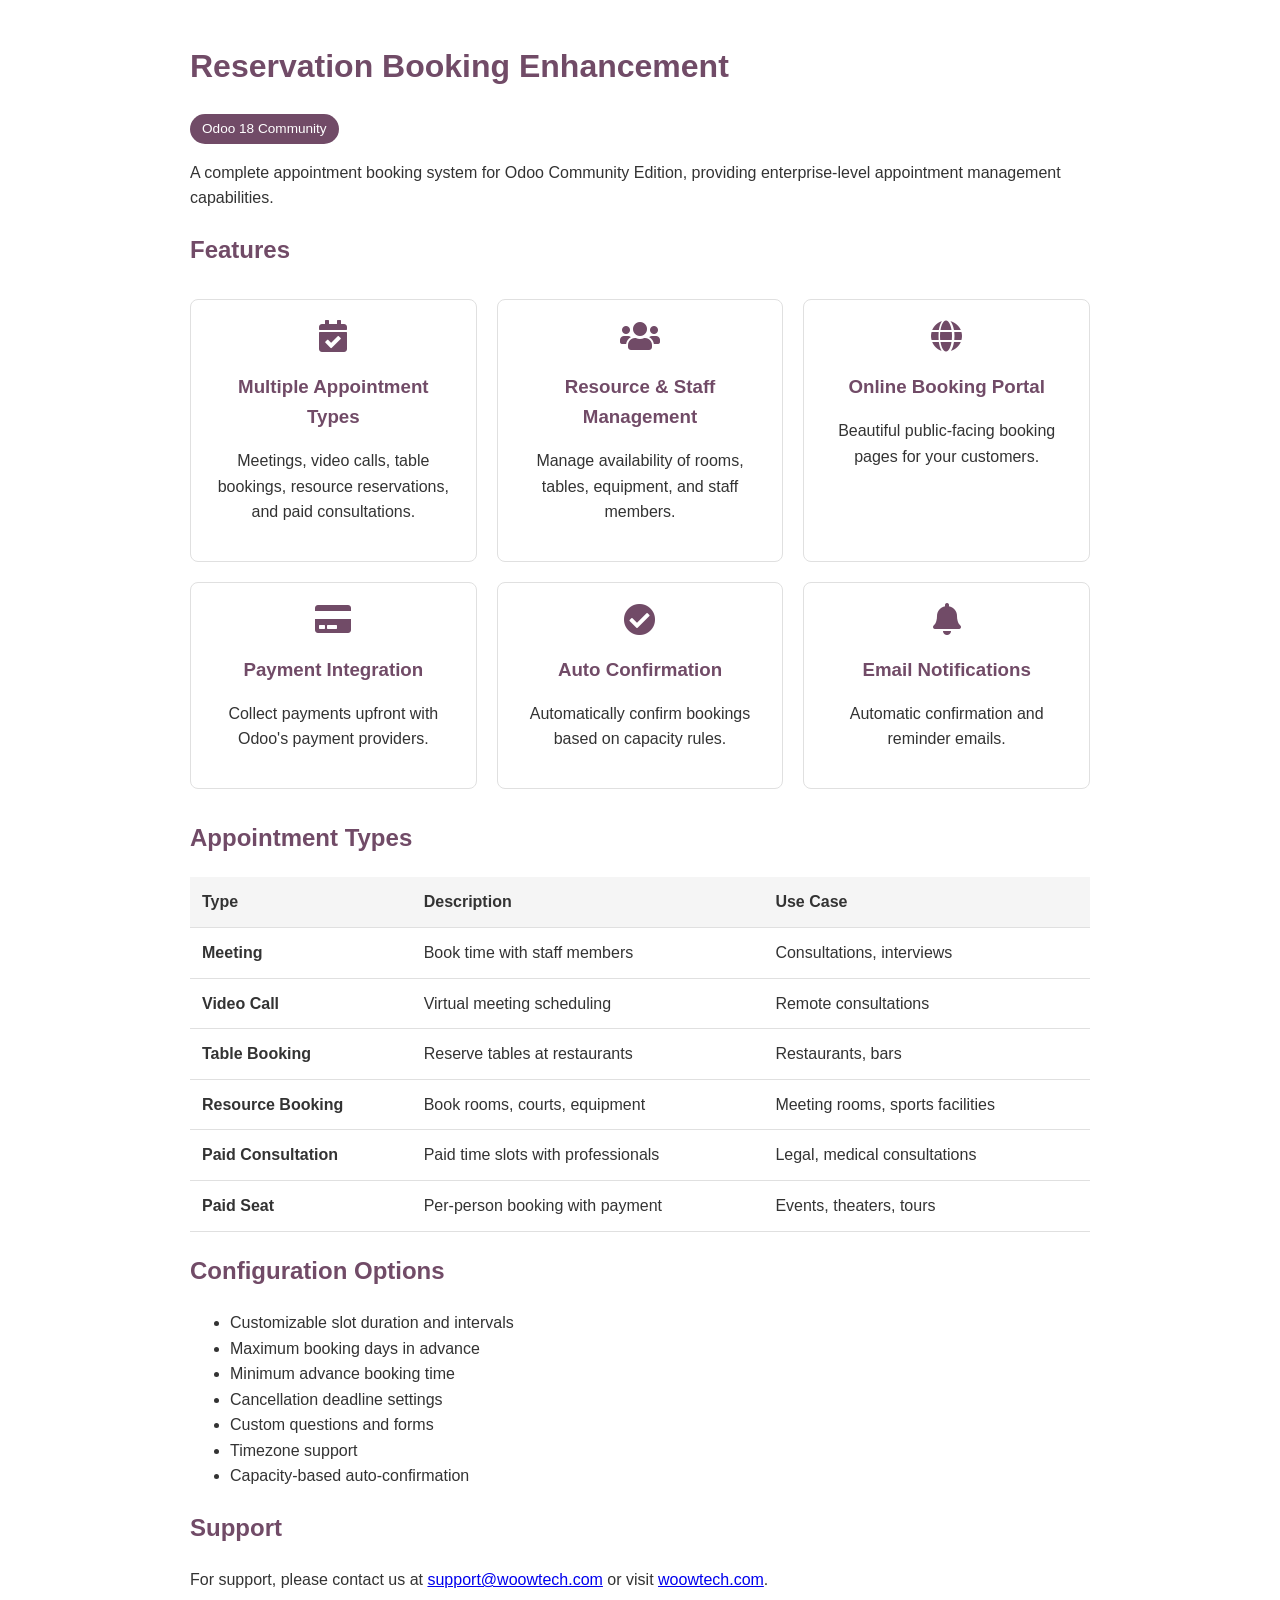
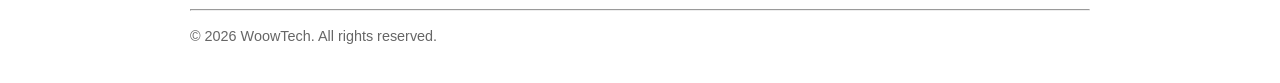
<file: static/description/index.html>
<!DOCTYPE html>
<html>
<head>
    <meta charset="utf-8">
    <meta name="viewport" content="width=device-width, initial-scale=1">
    <title>Reservation Booking Enhancement</title>
    <style>
        body {
            font-family: -apple-system, BlinkMacSystemFont, "Segoe UI", Roboto, Helvetica, Arial, sans-serif;
            line-height: 1.6;
            color: #333;
            max-width: 900px;
            margin: 0 auto;
            padding: 20px;
        }
        h1, h2, h3 {
            color: #714B67;
        }
        .feature-grid {
            display: grid;
            grid-template-columns: repeat(auto-fit, minmax(250px, 1fr));
            gap: 20px;
            margin: 30px 0;
        }
        .feature-card {
            border: 1px solid #e0e0e0;
            border-radius: 8px;
            padding: 20px;
            text-align: center;
        }
        .feature-card i {
            font-size: 2rem;
            color: #714B67;
            margin-bottom: 10px;
        }
        .feature-card h3 {
            margin: 10px 0;
        }
        .badge {
            display: inline-block;
            padding: 4px 12px;
            border-radius: 20px;
            background: #714B67;
            color: white;
            font-size: 0.85rem;
        }
        table {
            width: 100%;
            border-collapse: collapse;
            margin: 20px 0;
        }
        th, td {
            padding: 12px;
            text-align: left;
            border-bottom: 1px solid #e0e0e0;
        }
        th {
            background: #f5f5f5;
        }
    </style>
    <link rel="stylesheet" href="https://cdnjs.cloudflare.com/ajax/libs/font-awesome/5.15.4/css/all.min.css">
</head>
<body>
    <h1>Reservation Booking Enhancement</h1>
    <p><span class="badge">Odoo 18 Community</span></p>

    <p>
        A complete appointment booking system for Odoo Community Edition, providing enterprise-level
        appointment management capabilities.
    </p>

    <h2>Features</h2>

    <div class="feature-grid">
        <div class="feature-card">
            <i class="fas fa-calendar-check"></i>
            <h3>Multiple Appointment Types</h3>
            <p>Meetings, video calls, table bookings, resource reservations, and paid consultations.</p>
        </div>
        <div class="feature-card">
            <i class="fas fa-users"></i>
            <h3>Resource & Staff Management</h3>
            <p>Manage availability of rooms, tables, equipment, and staff members.</p>
        </div>
        <div class="feature-card">
            <i class="fas fa-globe"></i>
            <h3>Online Booking Portal</h3>
            <p>Beautiful public-facing booking pages for your customers.</p>
        </div>
        <div class="feature-card">
            <i class="fas fa-credit-card"></i>
            <h3>Payment Integration</h3>
            <p>Collect payments upfront with Odoo's payment providers.</p>
        </div>
        <div class="feature-card">
            <i class="fas fa-check-circle"></i>
            <h3>Auto Confirmation</h3>
            <p>Automatically confirm bookings based on capacity rules.</p>
        </div>
        <div class="feature-card">
            <i class="fas fa-bell"></i>
            <h3>Email Notifications</h3>
            <p>Automatic confirmation and reminder emails.</p>
        </div>
    </div>

    <h2>Appointment Types</h2>

    <table>
        <thead>
            <tr>
                <th>Type</th>
                <th>Description</th>
                <th>Use Case</th>
            </tr>
        </thead>
        <tbody>
            <tr>
                <td><strong>Meeting</strong></td>
                <td>Book time with staff members</td>
                <td>Consultations, interviews</td>
            </tr>
            <tr>
                <td><strong>Video Call</strong></td>
                <td>Virtual meeting scheduling</td>
                <td>Remote consultations</td>
            </tr>
            <tr>
                <td><strong>Table Booking</strong></td>
                <td>Reserve tables at restaurants</td>
                <td>Restaurants, bars</td>
            </tr>
            <tr>
                <td><strong>Resource Booking</strong></td>
                <td>Book rooms, courts, equipment</td>
                <td>Meeting rooms, sports facilities</td>
            </tr>
            <tr>
                <td><strong>Paid Consultation</strong></td>
                <td>Paid time slots with professionals</td>
                <td>Legal, medical consultations</td>
            </tr>
            <tr>
                <td><strong>Paid Seat</strong></td>
                <td>Per-person booking with payment</td>
                <td>Events, theaters, tours</td>
            </tr>
        </tbody>
    </table>

    <h2>Configuration Options</h2>

    <ul>
        <li>Customizable slot duration and intervals</li>
        <li>Maximum booking days in advance</li>
        <li>Minimum advance booking time</li>
        <li>Cancellation deadline settings</li>
        <li>Custom questions and forms</li>
        <li>Timezone support</li>
        <li>Capacity-based auto-confirmation</li>
    </ul>

    <h2>Support</h2>

    <p>
        For support, please contact us at <a href="mailto:support@woowtech.com">support@woowtech.com</a>
        or visit <a href="https://woowtech.com">woowtech.com</a>.
    </p>

    <hr>
    <p style="color: #666; font-size: 0.9rem;">
        &copy; 2026 WoowTech. All rights reserved.
    </p>
</body>
</html>
</file>
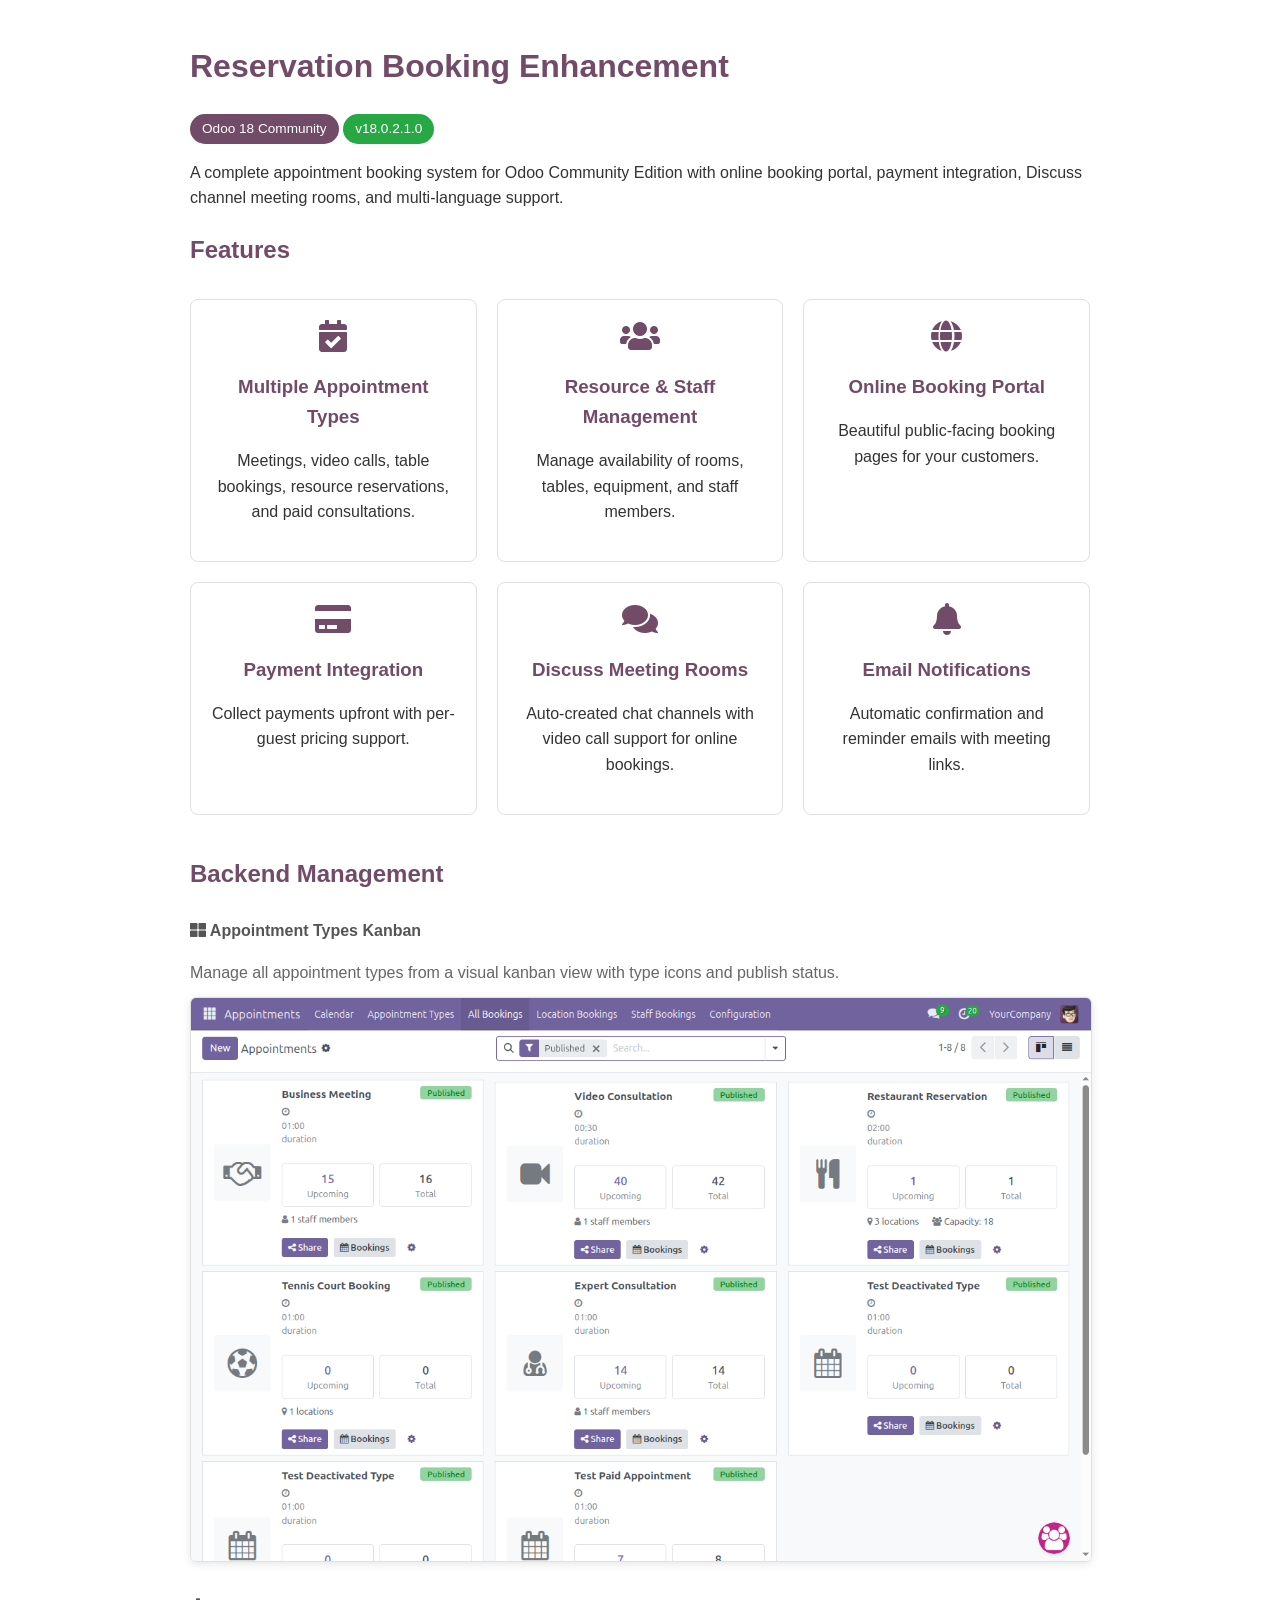
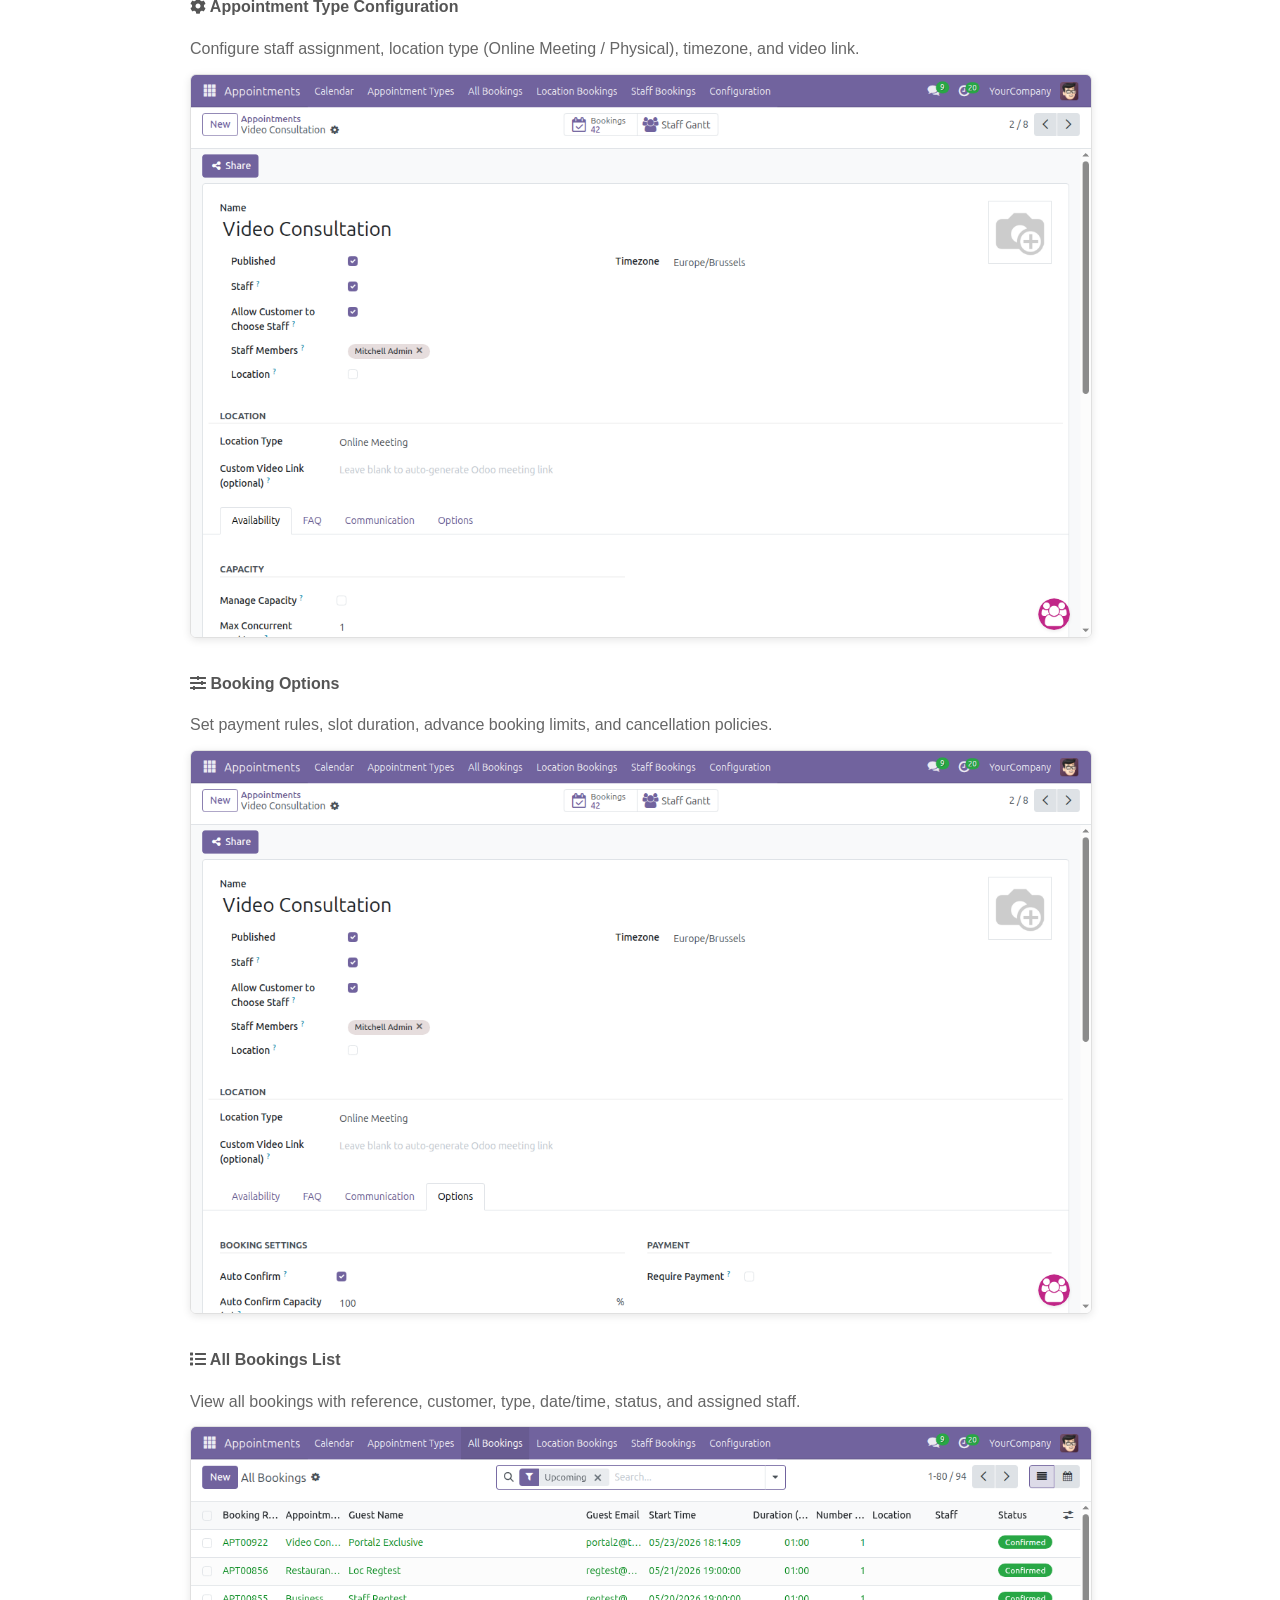
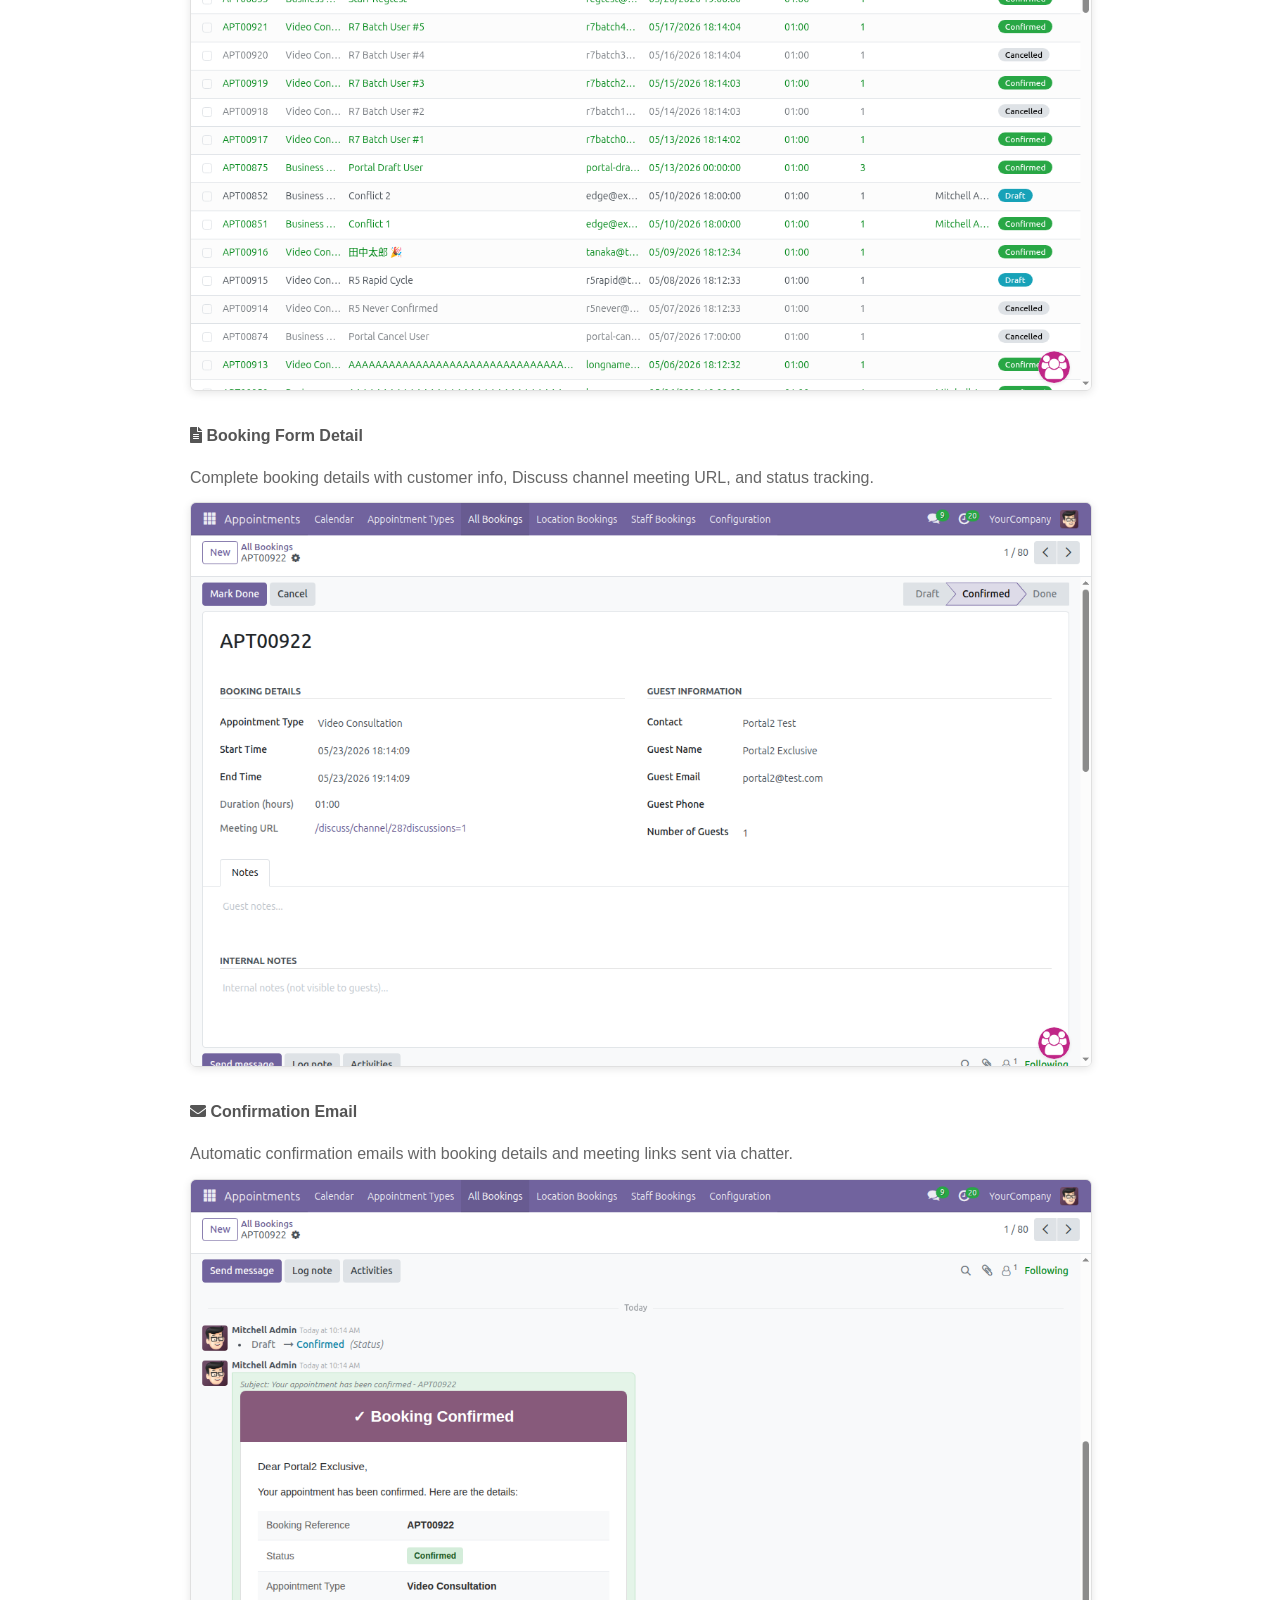
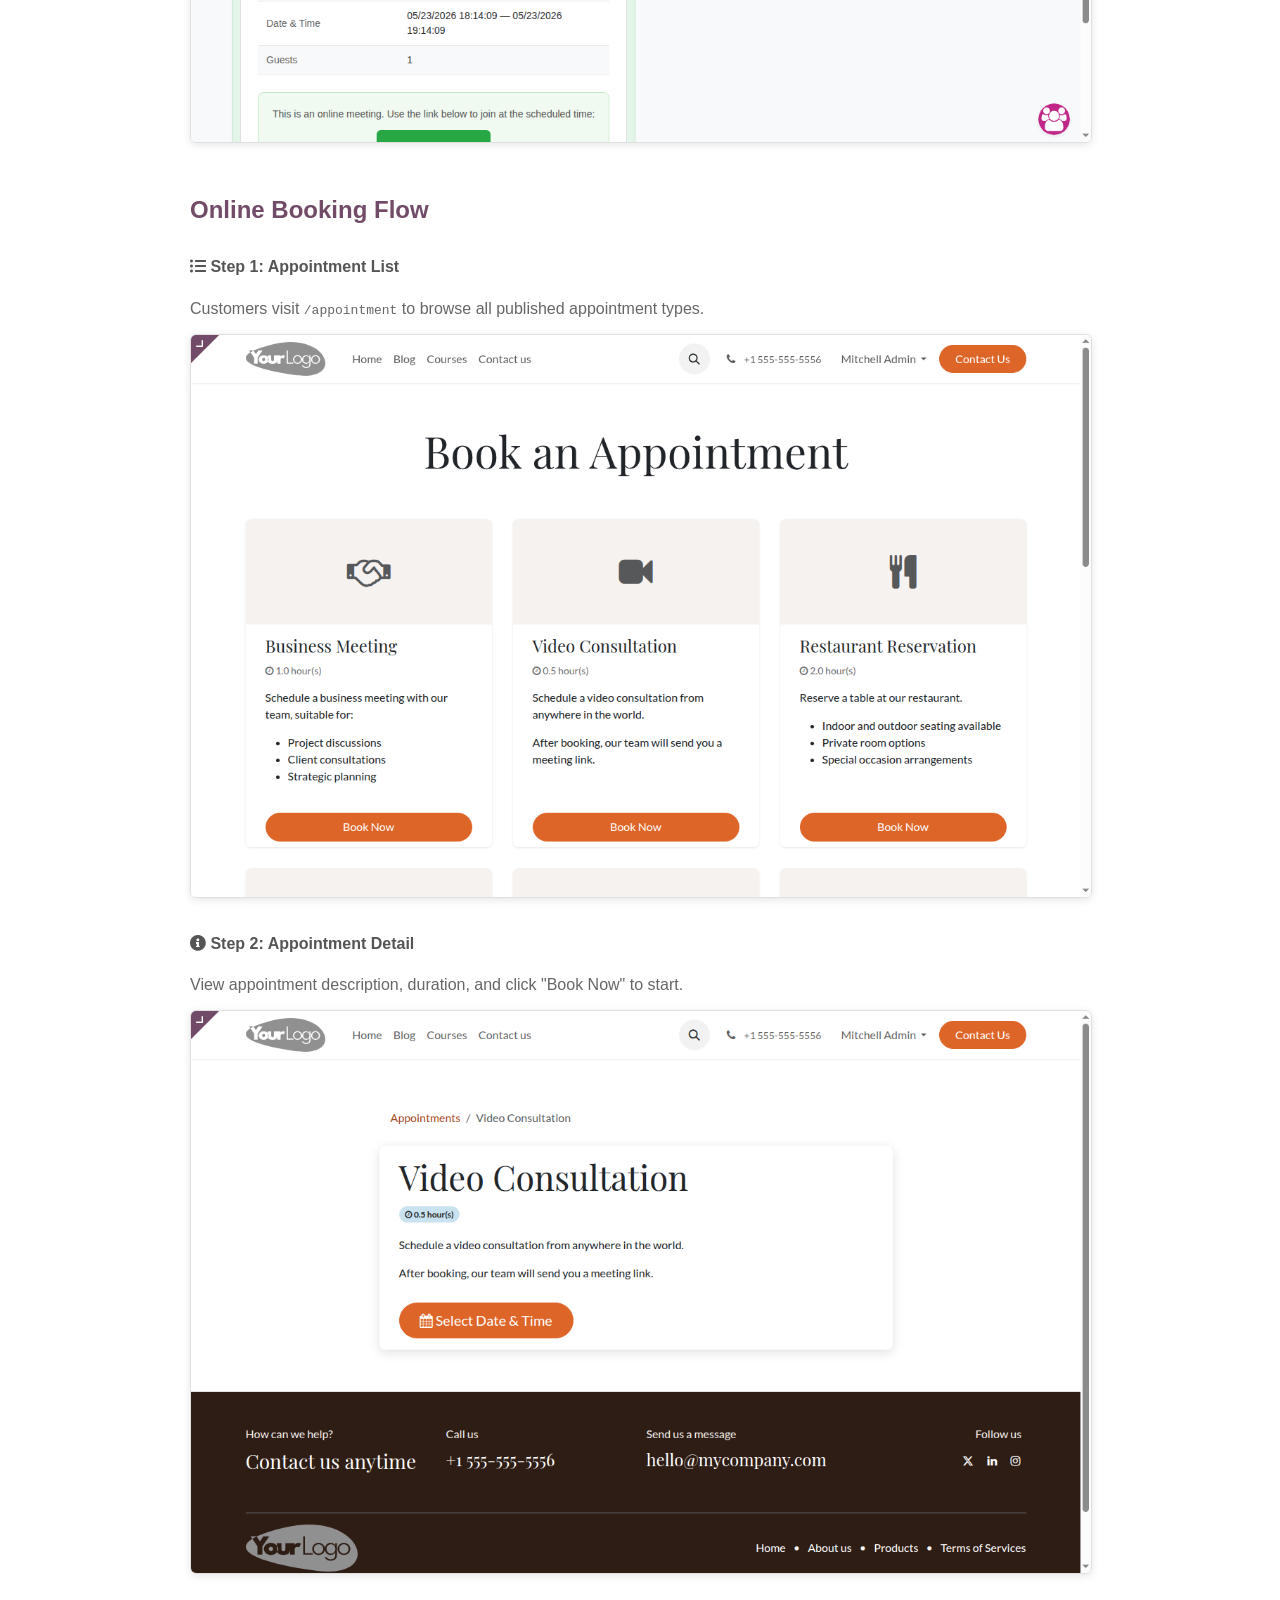
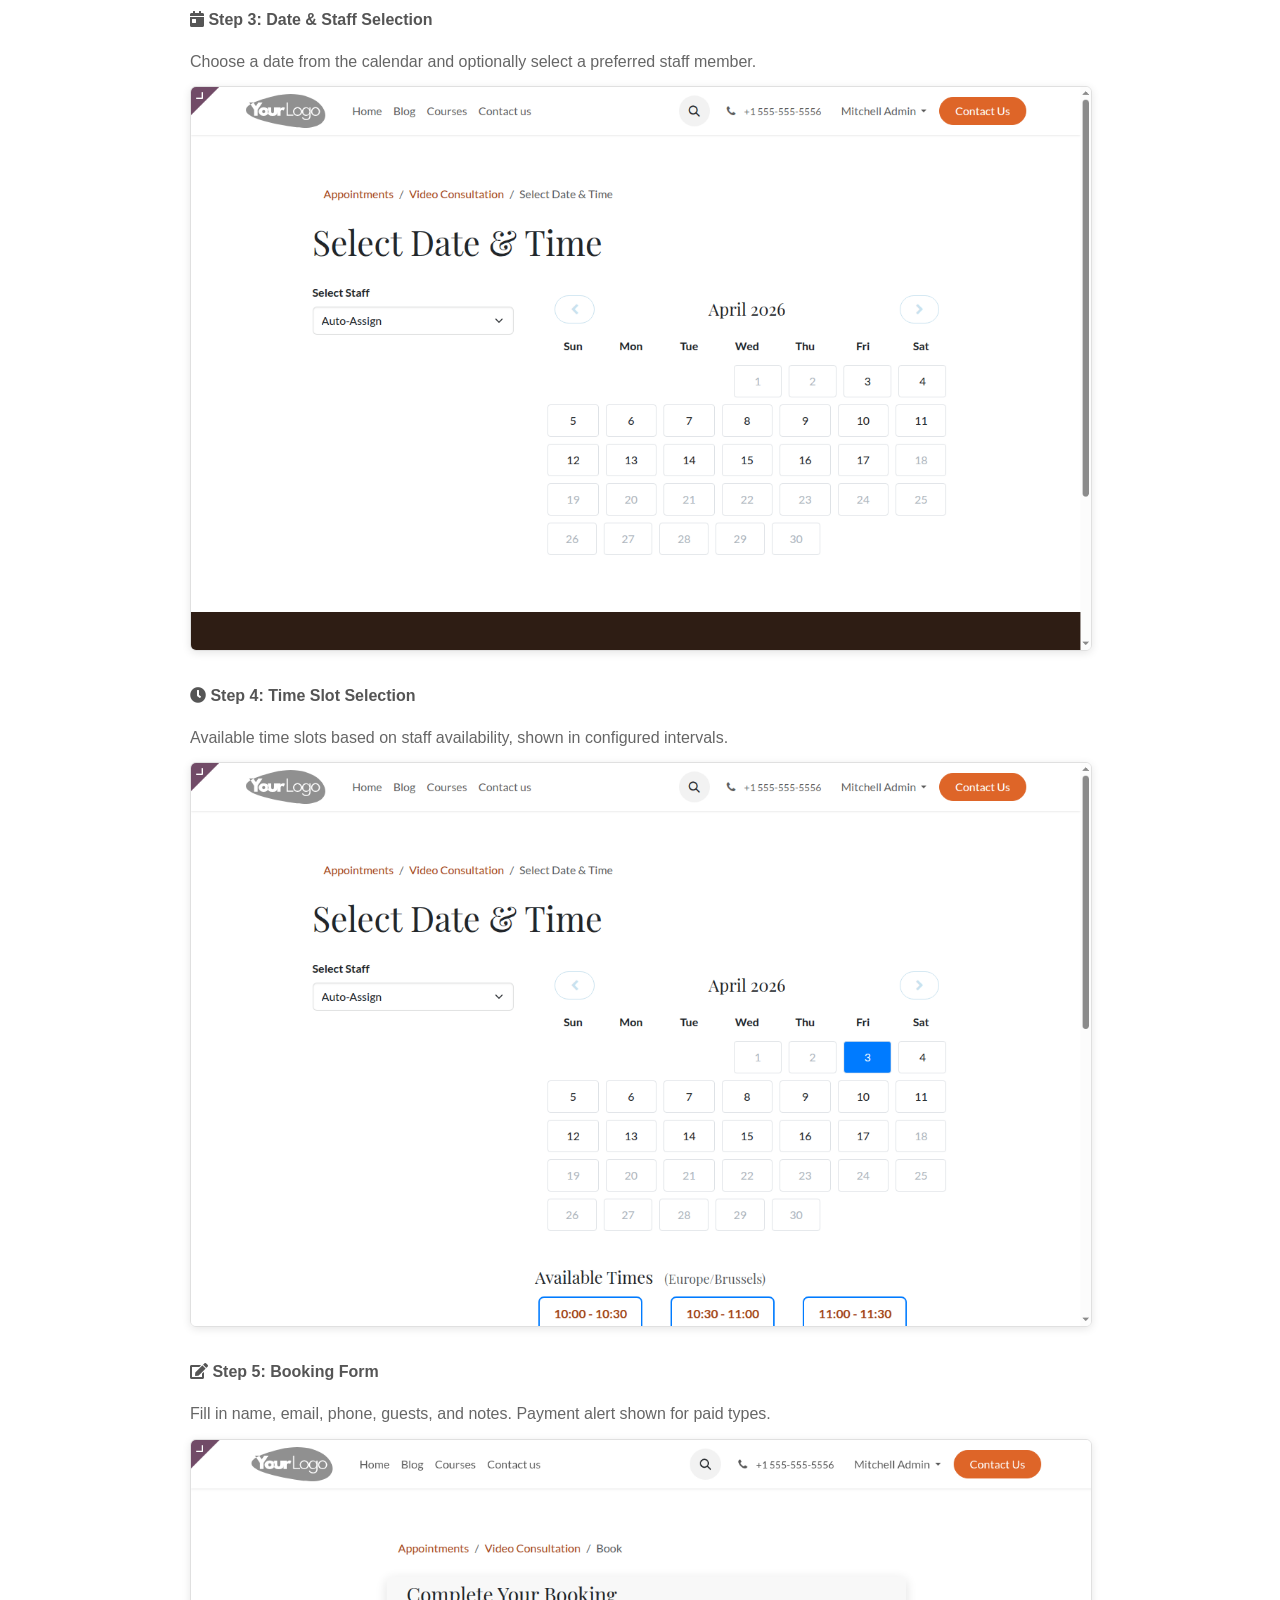
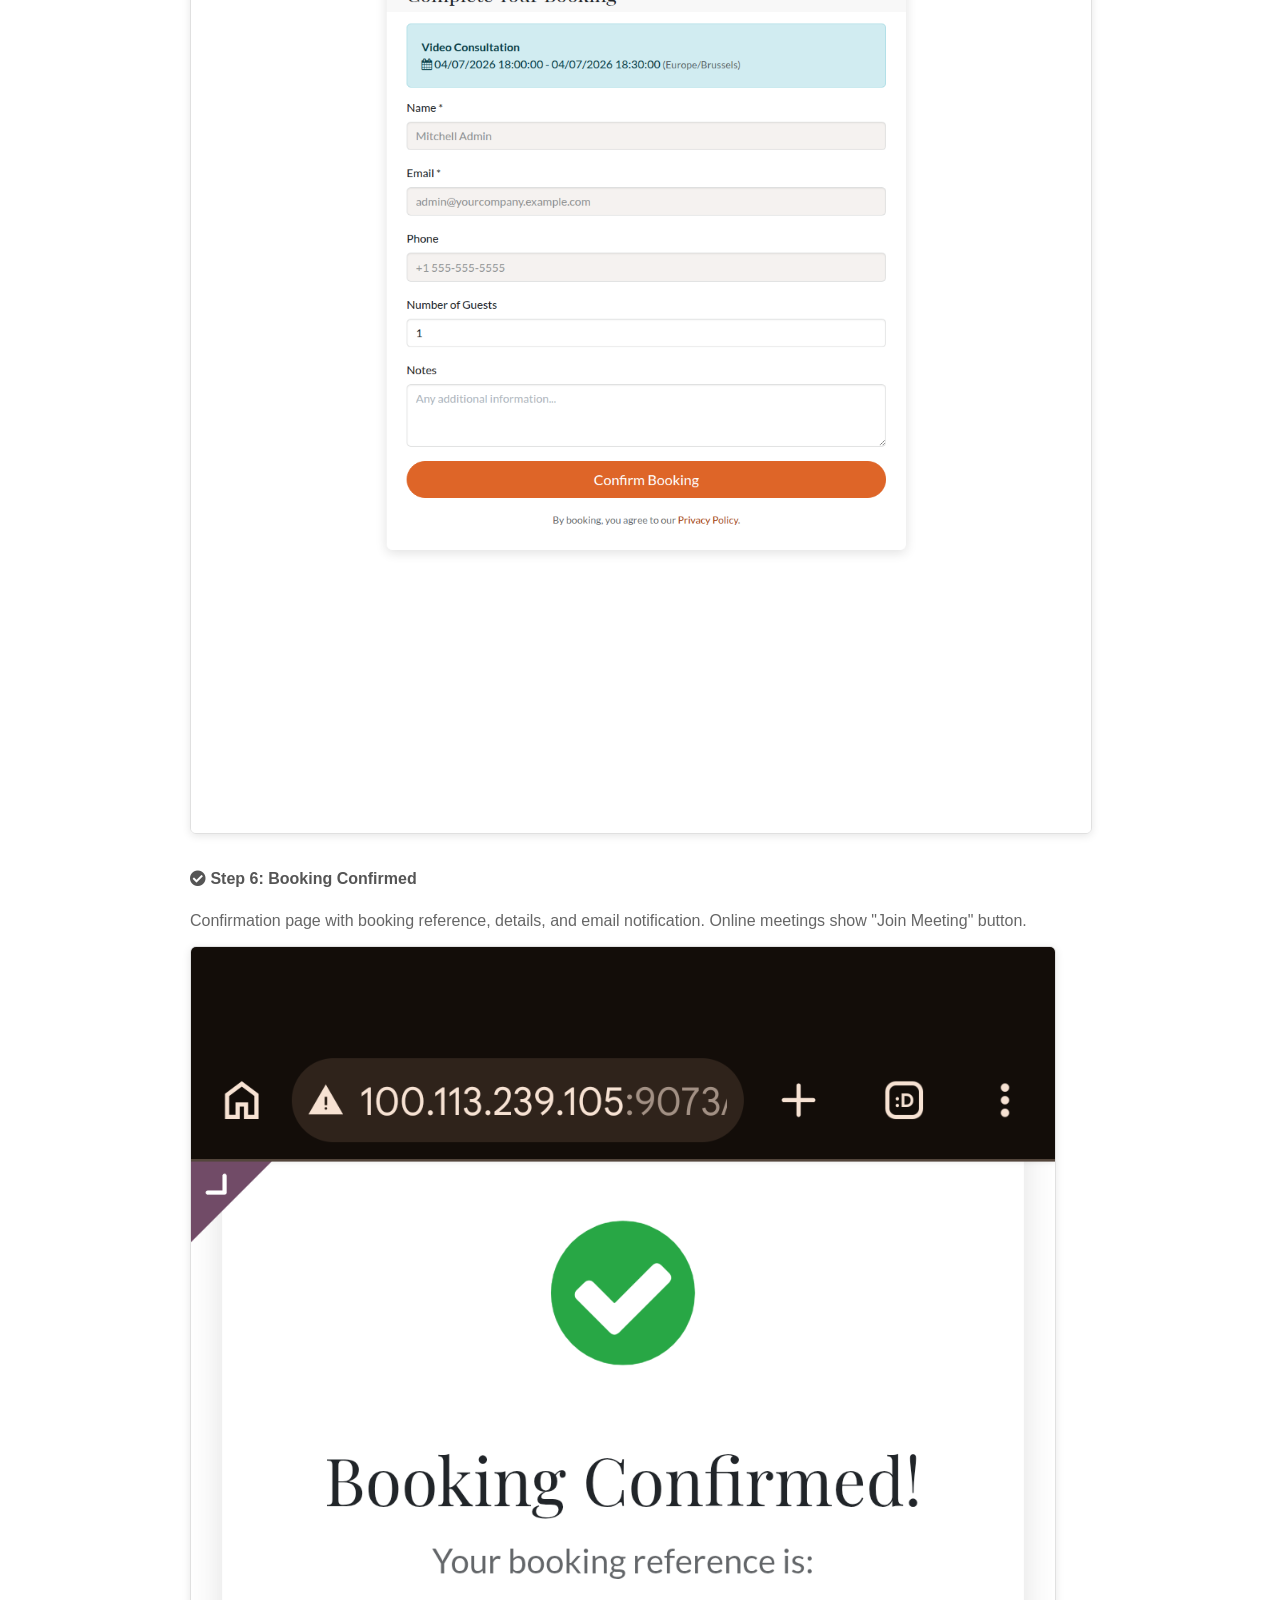
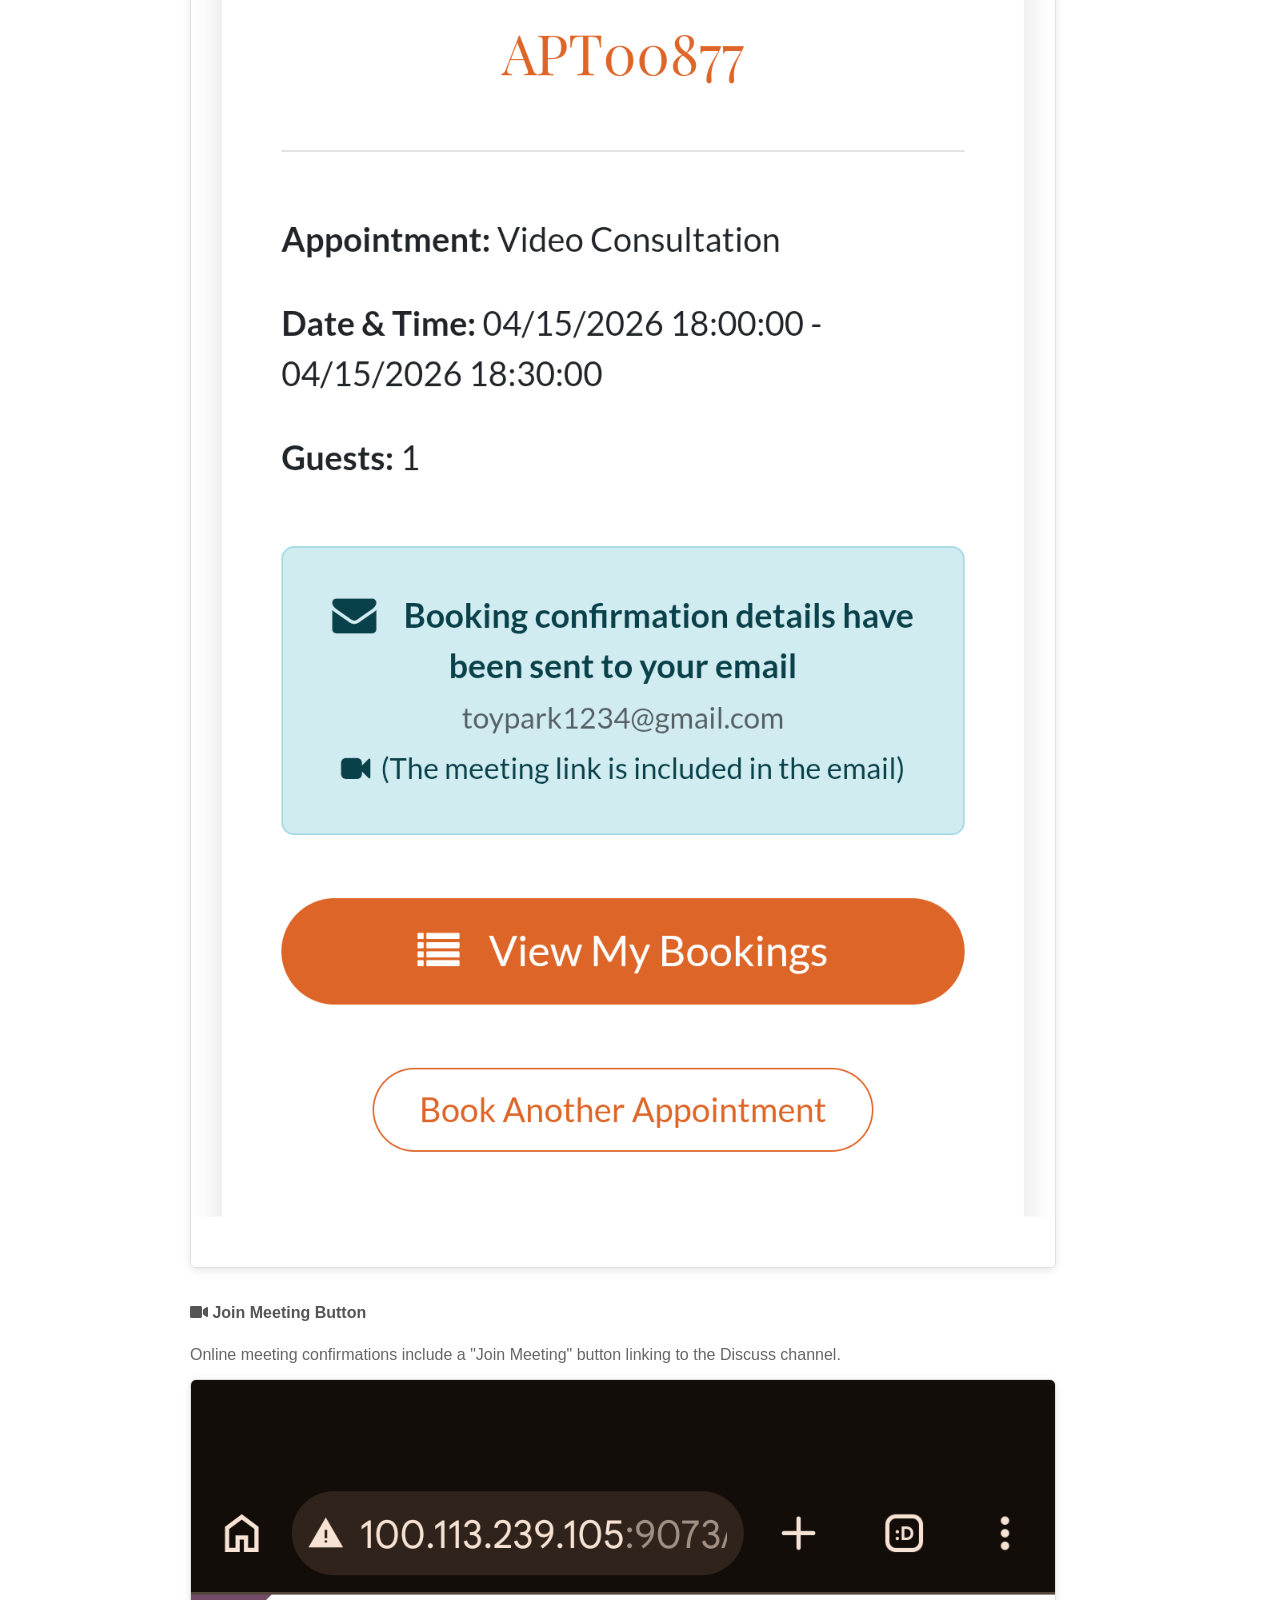
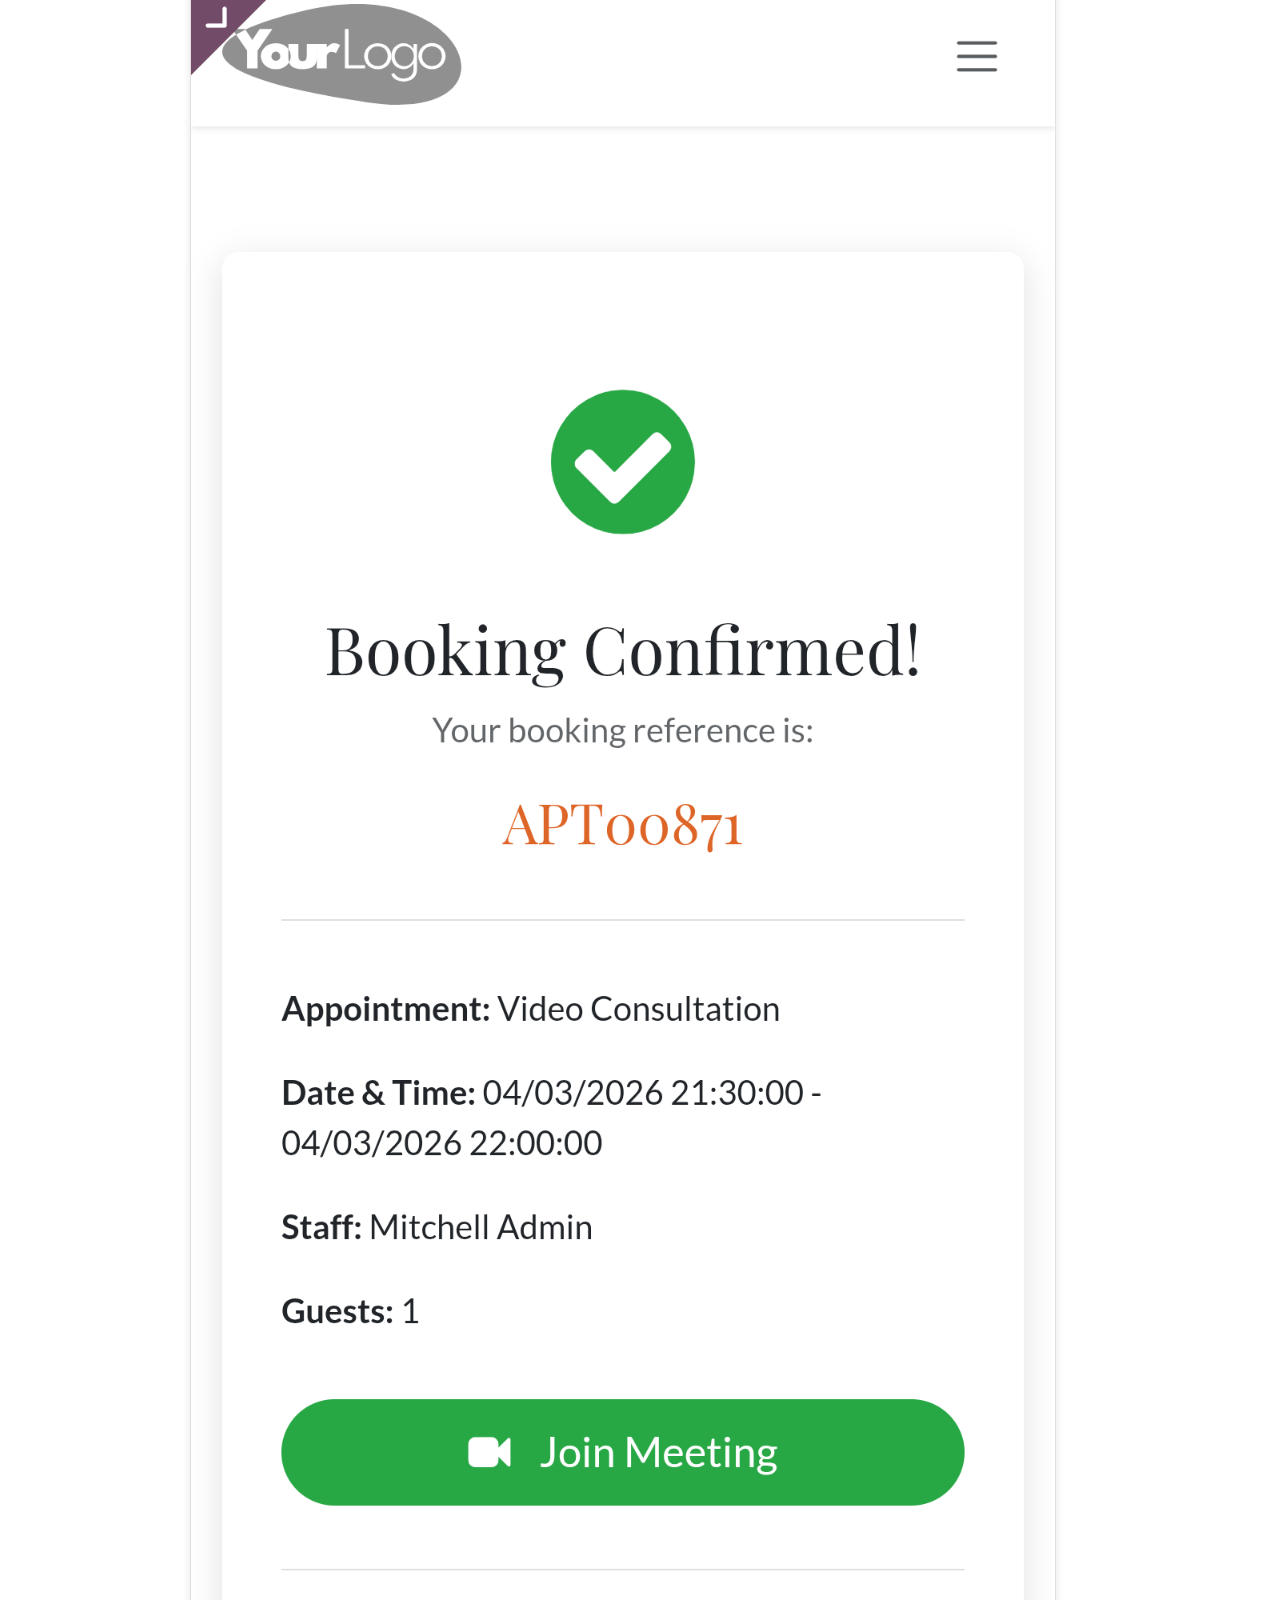
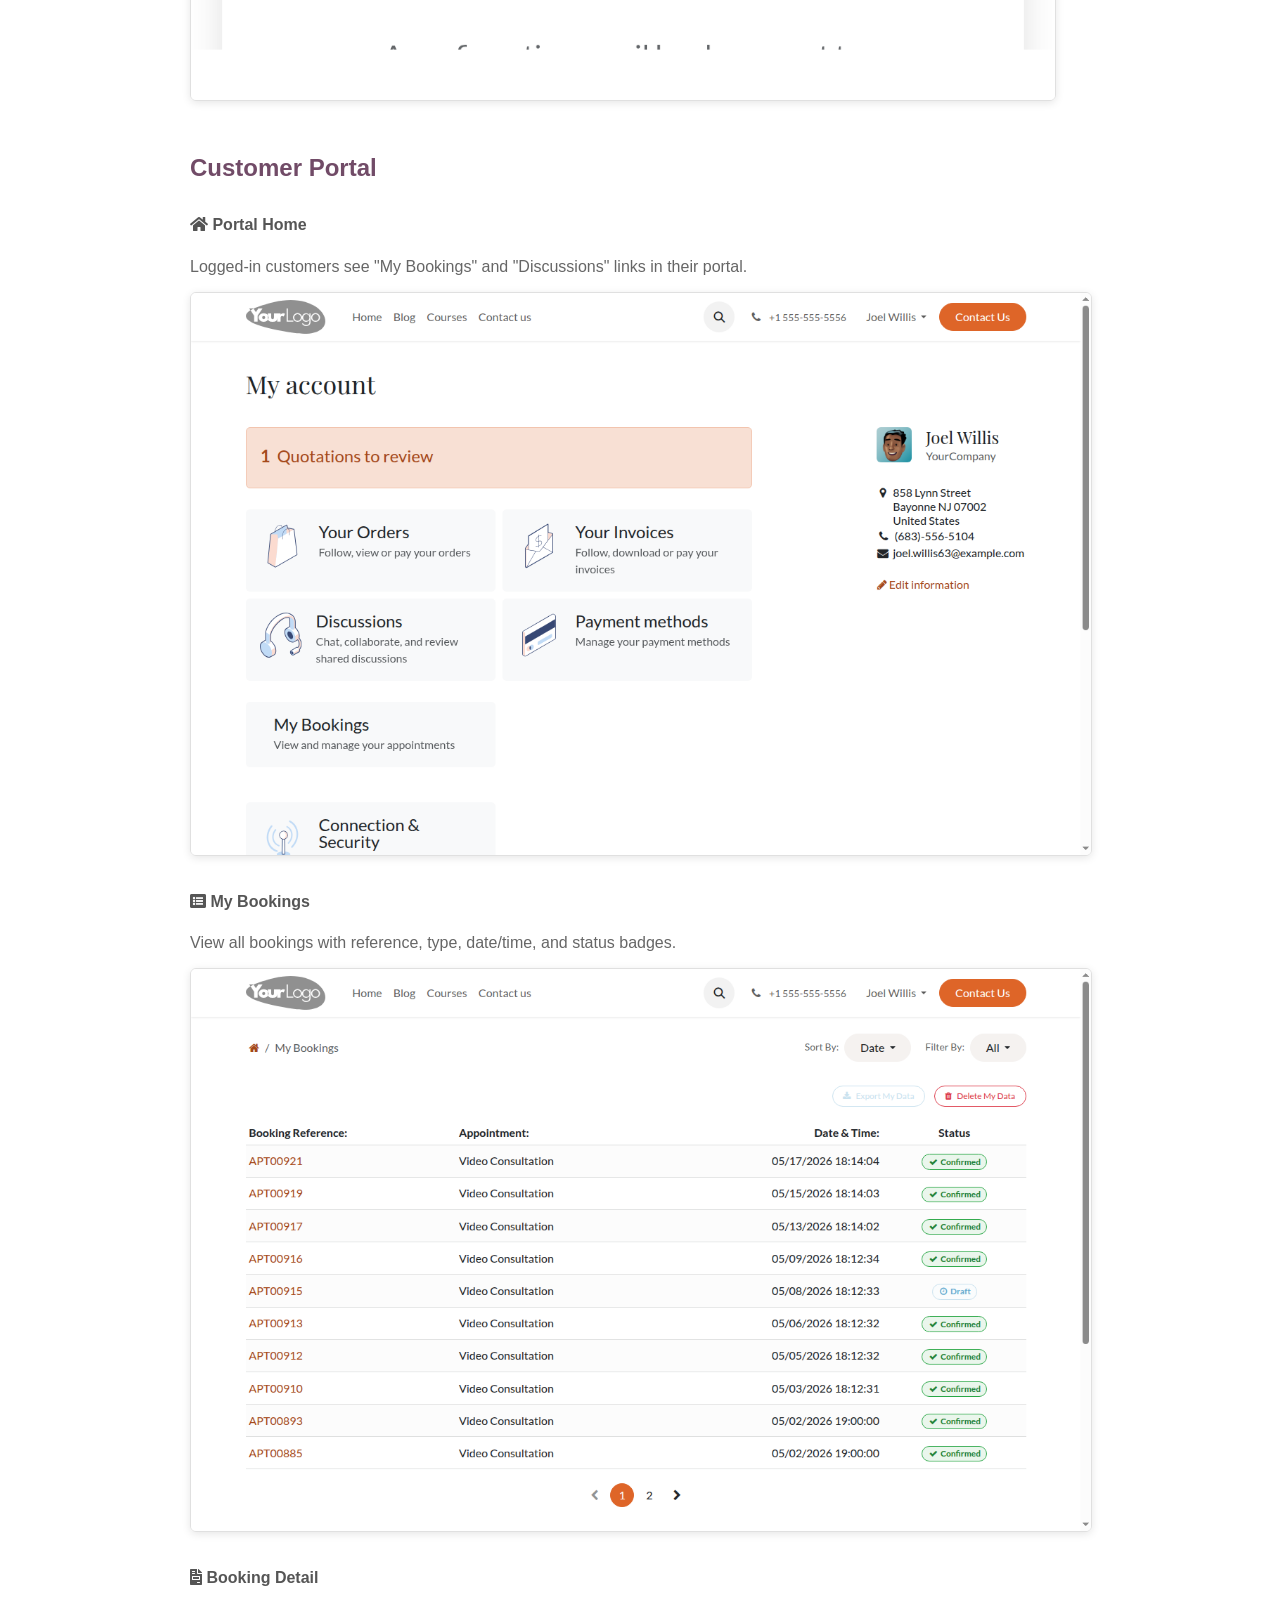
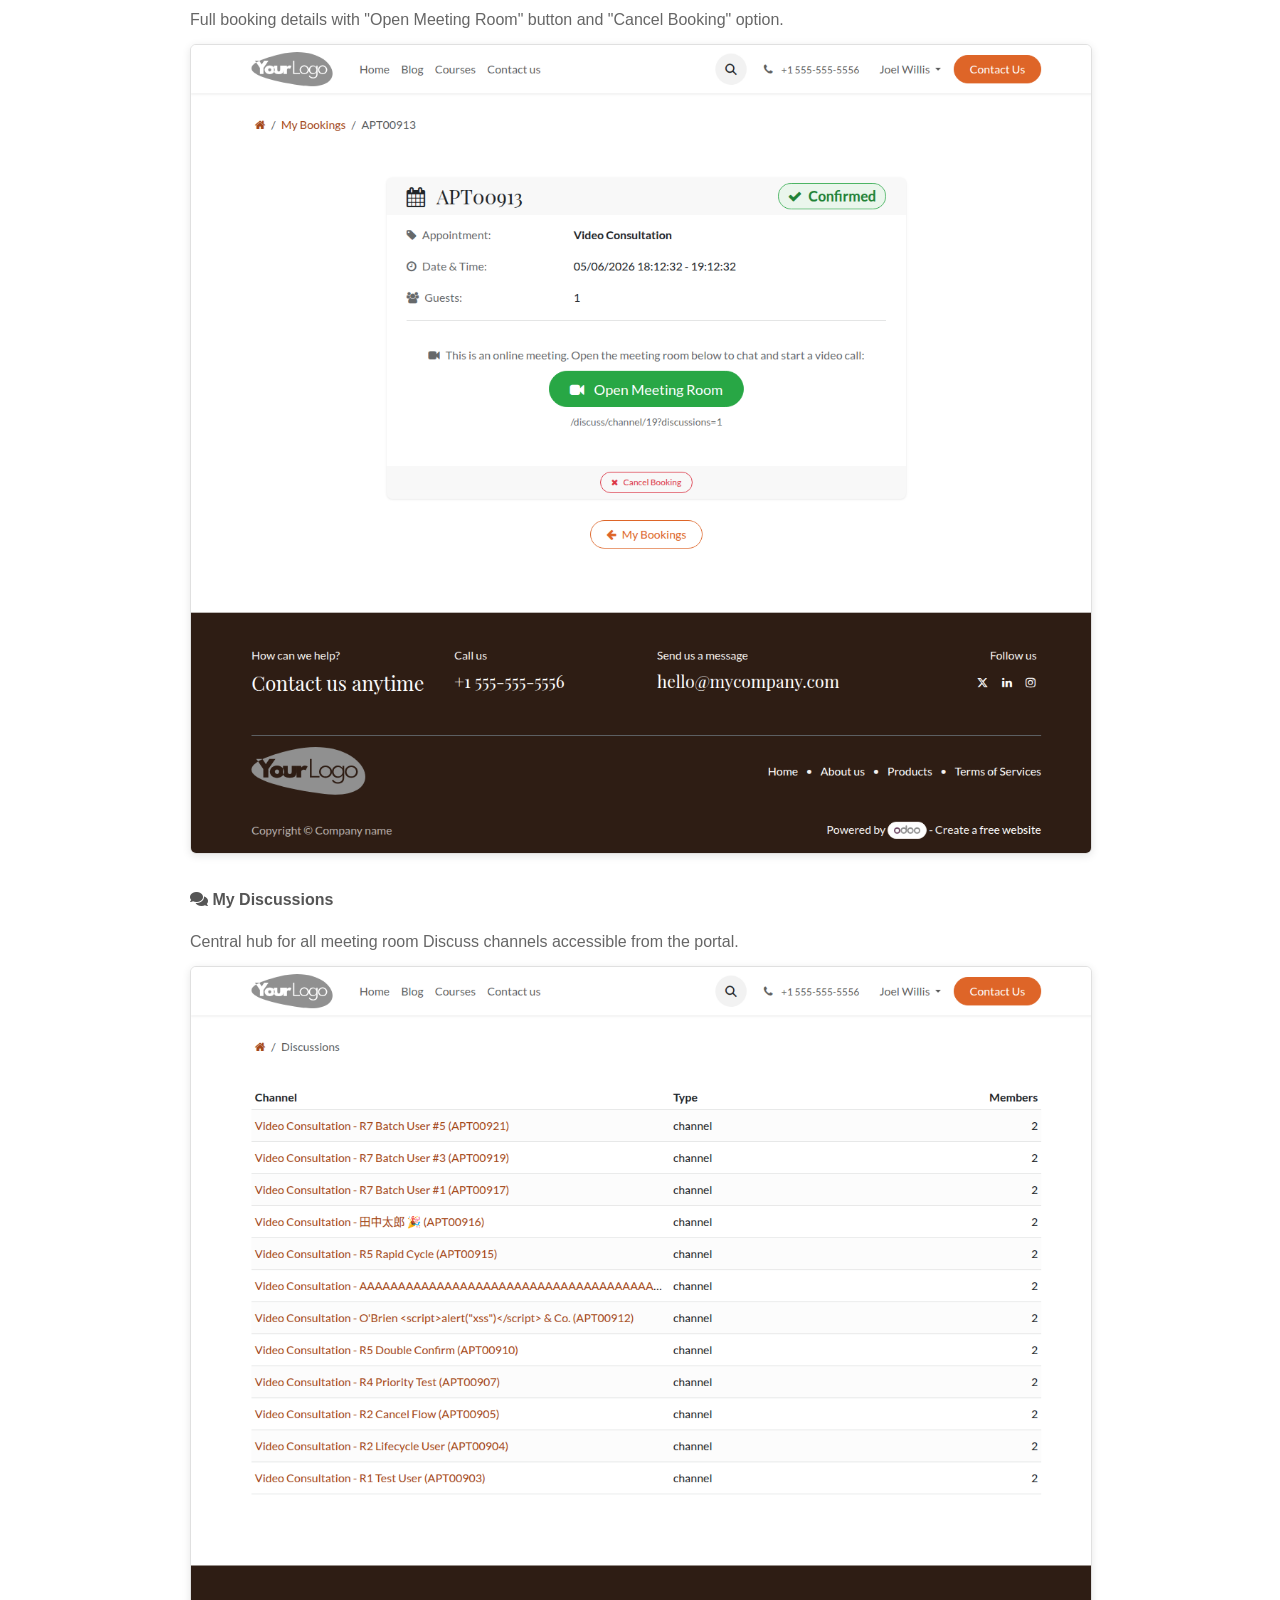
<file: reservation_module/static/description/index.html>
<!DOCTYPE html>
<html>
<head>
    <meta charset="utf-8">
    <meta name="viewport" content="width=device-width, initial-scale=1">
    <title>Reservation Booking Enhancement</title>
    <style>
        body {
            font-family: -apple-system, BlinkMacSystemFont, "Segoe UI", Roboto, Helvetica, Arial, sans-serif;
            line-height: 1.6;
            color: #333;
            max-width: 900px;
            margin: 0 auto;
            padding: 20px;
        }
        h1, h2, h3 {
            color: #714B67;
        }
        .feature-grid {
            display: grid;
            grid-template-columns: repeat(auto-fit, minmax(250px, 1fr));
            gap: 20px;
            margin: 30px 0;
        }
        .feature-card {
            border: 1px solid #e0e0e0;
            border-radius: 8px;
            padding: 20px;
            text-align: center;
        }
        .feature-card i {
            font-size: 2rem;
            color: #714B67;
            margin-bottom: 10px;
        }
        .feature-card h3 {
            margin: 10px 0;
        }
        .badge {
            display: inline-block;
            padding: 4px 12px;
            border-radius: 20px;
            background: #714B67;
            color: white;
            font-size: 0.85rem;
        }
        table {
            width: 100%;
            border-collapse: collapse;
            margin: 20px 0;
        }
        th, td {
            padding: 12px;
            text-align: left;
            border-bottom: 1px solid #e0e0e0;
        }
        th {
            background: #f5f5f5;
        }
        .screenshot-section {
            margin: 40px 0;
        }
        .screenshot-section h3 {
            border-bottom: 2px solid #714B67;
            padding-bottom: 8px;
        }
        .screenshot-item {
            margin: 25px 0;
        }
        .screenshot-item h4 {
            color: #555;
            margin-bottom: 8px;
        }
        .screenshot-item p {
            color: #666;
            margin-bottom: 12px;
        }
        .screenshot-item img {
            max-width: 100%;
            border: 1px solid #e0e0e0;
            border-radius: 6px;
            box-shadow: 0 2px 8px rgba(0,0,0,0.1);
        }
    </style>
    <link rel="stylesheet" href="https://cdnjs.cloudflare.com/ajax/libs/font-awesome/5.15.4/css/all.min.css">
</head>
<body>
    <h1>Reservation Booking Enhancement</h1>
    <p>
        <span class="badge">Odoo 18 Community</span>
        <span class="badge" style="background: #28a745;">v18.0.2.1.0</span>
    </p>

    <p>
        A complete appointment booking system for Odoo Community Edition with online booking portal,
        payment integration, Discuss channel meeting rooms, and multi-language support.
    </p>

    <h2>Features</h2>

    <div class="feature-grid">
        <div class="feature-card">
            <i class="fas fa-calendar-check"></i>
            <h3>Multiple Appointment Types</h3>
            <p>Meetings, video calls, table bookings, resource reservations, and paid consultations.</p>
        </div>
        <div class="feature-card">
            <i class="fas fa-users"></i>
            <h3>Resource & Staff Management</h3>
            <p>Manage availability of rooms, tables, equipment, and staff members.</p>
        </div>
        <div class="feature-card">
            <i class="fas fa-globe"></i>
            <h3>Online Booking Portal</h3>
            <p>Beautiful public-facing booking pages for your customers.</p>
        </div>
        <div class="feature-card">
            <i class="fas fa-credit-card"></i>
            <h3>Payment Integration</h3>
            <p>Collect payments upfront with per-guest pricing support.</p>
        </div>
        <div class="feature-card">
            <i class="fas fa-comments"></i>
            <h3>Discuss Meeting Rooms</h3>
            <p>Auto-created chat channels with video call support for online bookings.</p>
        </div>
        <div class="feature-card">
            <i class="fas fa-bell"></i>
            <h3>Email Notifications</h3>
            <p>Automatic confirmation and reminder emails with meeting links.</p>
        </div>
    </div>

    <!-- Backend Management Screenshots -->
    <div class="screenshot-section">
        <h2>Backend Management</h2>

        <div class="screenshot-item">
            <h4><i class="fas fa-th-large"></i> Appointment Types Kanban</h4>
            <p>Manage all appointment types from a visual kanban view with type icons and publish status.</p>
            <img src="screenshots/02_backend_appointment_types.png" alt="Appointment Types Kanban View">
        </div>

        <div class="screenshot-item">
            <h4><i class="fas fa-cog"></i> Appointment Type Configuration</h4>
            <p>Configure staff assignment, location type (Online Meeting / Physical), timezone, and video link.</p>
            <img src="screenshots/03_backend_appointment_type_form.png" alt="Appointment Type Form">
        </div>

        <div class="screenshot-item">
            <h4><i class="fas fa-sliders-h"></i> Booking Options</h4>
            <p>Set payment rules, slot duration, advance booking limits, and cancellation policies.</p>
            <img src="screenshots/04_backend_appointment_options_tab.png" alt="Appointment Options Tab">
        </div>

        <div class="screenshot-item">
            <h4><i class="fas fa-list"></i> All Bookings List</h4>
            <p>View all bookings with reference, customer, type, date/time, status, and assigned staff.</p>
            <img src="screenshots/01_backend_booking_list.png" alt="All Bookings List">
        </div>

        <div class="screenshot-item">
            <h4><i class="fas fa-file-alt"></i> Booking Form Detail</h4>
            <p>Complete booking details with customer info, Discuss channel meeting URL, and status tracking.</p>
            <img src="screenshots/05_backend_booking_form.png" alt="Booking Form Detail">
        </div>

        <div class="screenshot-item">
            <h4><i class="fas fa-envelope"></i> Confirmation Email</h4>
            <p>Automatic confirmation emails with booking details and meeting links sent via chatter.</p>
            <img src="screenshots/06_backend_booking_email.png" alt="Booking Confirmation Email">
        </div>
    </div>

    <!-- Online Booking Flow Screenshots -->
    <div class="screenshot-section">
        <h2>Online Booking Flow</h2>

        <div class="screenshot-item">
            <h4><i class="fas fa-list-ul"></i> Step 1: Appointment List</h4>
            <p>Customers visit <code>/appointment</code> to browse all published appointment types.</p>
            <img src="screenshots/07_frontend_appointment_list.png" alt="Appointment List Page">
        </div>

        <div class="screenshot-item">
            <h4><i class="fas fa-info-circle"></i> Step 2: Appointment Detail</h4>
            <p>View appointment description, duration, and click "Book Now" to start.</p>
            <img src="screenshots/08_frontend_appointment_detail.png" alt="Appointment Detail Page">
        </div>

        <div class="screenshot-item">
            <h4><i class="fas fa-calendar-day"></i> Step 3: Date & Staff Selection</h4>
            <p>Choose a date from the calendar and optionally select a preferred staff member.</p>
            <img src="screenshots/09_frontend_date_selection.png" alt="Date and Staff Selection">
        </div>

        <div class="screenshot-item">
            <h4><i class="fas fa-clock"></i> Step 4: Time Slot Selection</h4>
            <p>Available time slots based on staff availability, shown in configured intervals.</p>
            <img src="screenshots/10_frontend_time_slots.png" alt="Time Slot Selection">
        </div>

        <div class="screenshot-item">
            <h4><i class="fas fa-edit"></i> Step 5: Booking Form</h4>
            <p>Fill in name, email, phone, guests, and notes. Payment alert shown for paid types.</p>
            <img src="screenshots/11_frontend_booking_form.png" alt="Booking Form">
        </div>

        <div class="screenshot-item">
            <h4><i class="fas fa-check-circle"></i> Step 6: Booking Confirmed</h4>
            <p>Confirmation page with booking reference, details, and email notification. Online meetings show "Join Meeting" button.</p>
            <img src="screenshots/18_frontend_booking_confirmed.png" alt="Booking Confirmed">
        </div>

        <div class="screenshot-item">
            <h4><i class="fas fa-video"></i> Join Meeting Button</h4>
            <p>Online meeting confirmations include a "Join Meeting" button linking to the Discuss channel.</p>
            <img src="screenshots/19_frontend_confirmed_join_meeting.png" alt="Confirmed with Join Meeting">
        </div>
    </div>

    <!-- Customer Portal Screenshots -->
    <div class="screenshot-section">
        <h2>Customer Portal</h2>

        <div class="screenshot-item">
            <h4><i class="fas fa-home"></i> Portal Home</h4>
            <p>Logged-in customers see "My Bookings" and "Discussions" links in their portal.</p>
            <img src="screenshots/12_portal_home.png" alt="Portal Home">
        </div>

        <div class="screenshot-item">
            <h4><i class="fas fa-list-alt"></i> My Bookings</h4>
            <p>View all bookings with reference, type, date/time, and status badges.</p>
            <img src="screenshots/13_portal_bookings_list.png" alt="My Bookings List">
        </div>

        <div class="screenshot-item">
            <h4><i class="fas fa-file-invoice"></i> Booking Detail</h4>
            <p>Full booking details with "Open Meeting Room" button and "Cancel Booking" option.</p>
            <img src="screenshots/14_portal_booking_detail.png" alt="Portal Booking Detail">
        </div>

        <div class="screenshot-item">
            <h4><i class="fas fa-comments"></i> My Discussions</h4>
            <p>Central hub for all meeting room Discuss channels accessible from the portal.</p>
            <img src="screenshots/16_portal_discussions.png" alt="My Discussions Page">
        </div>
    </div>

    <!-- Discuss Channel Integration Screenshots -->
    <div class="screenshot-section">
        <h2>Discuss Channel Integration</h2>

        <div class="screenshot-item">
            <h4><i class="fas fa-hashtag"></i> Auto-Created Channels</h4>
            <p>Booking channels appear in Discuss sidebar, named with appointment type and reference.</p>
            <img src="screenshots/17_backend_discuss_channels.png" alt="Backend Discuss Channels">
        </div>

        <div class="screenshot-item">
            <h4><i class="fas fa-video"></i> Portal Meeting Room</h4>
            <p>Real-time messaging, video/audio call buttons, and member presence in the channel.</p>
            <img src="screenshots/15_discuss_channel.png" alt="Discuss Channel Meeting Room">
        </div>
    </div>

    <!-- Payment Flow Screenshots -->
    <div class="screenshot-section">
        <h2>Payment Flow</h2>

        <div class="screenshot-item">
            <h4><i class="fas fa-credit-card"></i> Payment Pending</h4>
            <p>Paid bookings show "draft" status with appointment details and "Go to Payment" button.</p>
            <img src="screenshots/20_frontend_payment_pending.png" alt="Payment Pending Page">
        </div>
    </div>

    <h2>Appointment Types</h2>

    <table>
        <thead>
            <tr>
                <th>Type</th>
                <th>Description</th>
                <th>Use Case</th>
            </tr>
        </thead>
        <tbody>
            <tr>
                <td><strong>Meeting</strong></td>
                <td>Book time with staff members</td>
                <td>Consultations, interviews</td>
            </tr>
            <tr>
                <td><strong>Video Call</strong></td>
                <td>Virtual meeting with Discuss channel</td>
                <td>Remote consultations</td>
            </tr>
            <tr>
                <td><strong>Table Booking</strong></td>
                <td>Reserve tables at restaurants</td>
                <td>Restaurants, bars</td>
            </tr>
            <tr>
                <td><strong>Resource Booking</strong></td>
                <td>Book rooms, courts, equipment</td>
                <td>Meeting rooms, sports facilities</td>
            </tr>
            <tr>
                <td><strong>Paid Consultation</strong></td>
                <td>Paid time slots with professionals</td>
                <td>Legal, medical consultations</td>
            </tr>
            <tr>
                <td><strong>Paid Seat</strong></td>
                <td>Per-person booking with payment</td>
                <td>Events, theaters, tours</td>
            </tr>
        </tbody>
    </table>

    <h2>Configuration Options</h2>

    <ul>
        <li>Customizable slot duration and intervals</li>
        <li>Maximum booking days in advance</li>
        <li>Minimum advance booking time</li>
        <li>Cancellation deadline settings</li>
        <li>Custom questions and forms</li>
        <li>Timezone support</li>
        <li>Capacity-based auto-confirmation</li>
        <li>Per-guest pricing for paid appointments</li>
        <li>Discuss channel auto-creation for online meetings</li>
    </ul>

    <h2>Support</h2>

    <p>
        For support, please contact us at <a href="mailto:support@woowtech.com">support@woowtech.com</a>
        or visit <a href="https://aiot.woowtech.io/">woowtech.com</a>.
    </p>

    <hr>
    <p style="color: #666; font-size: 0.9rem;">
        &copy; 2026 WoowTech. All rights reserved.
    </p>
</body>
</html>
</file>
